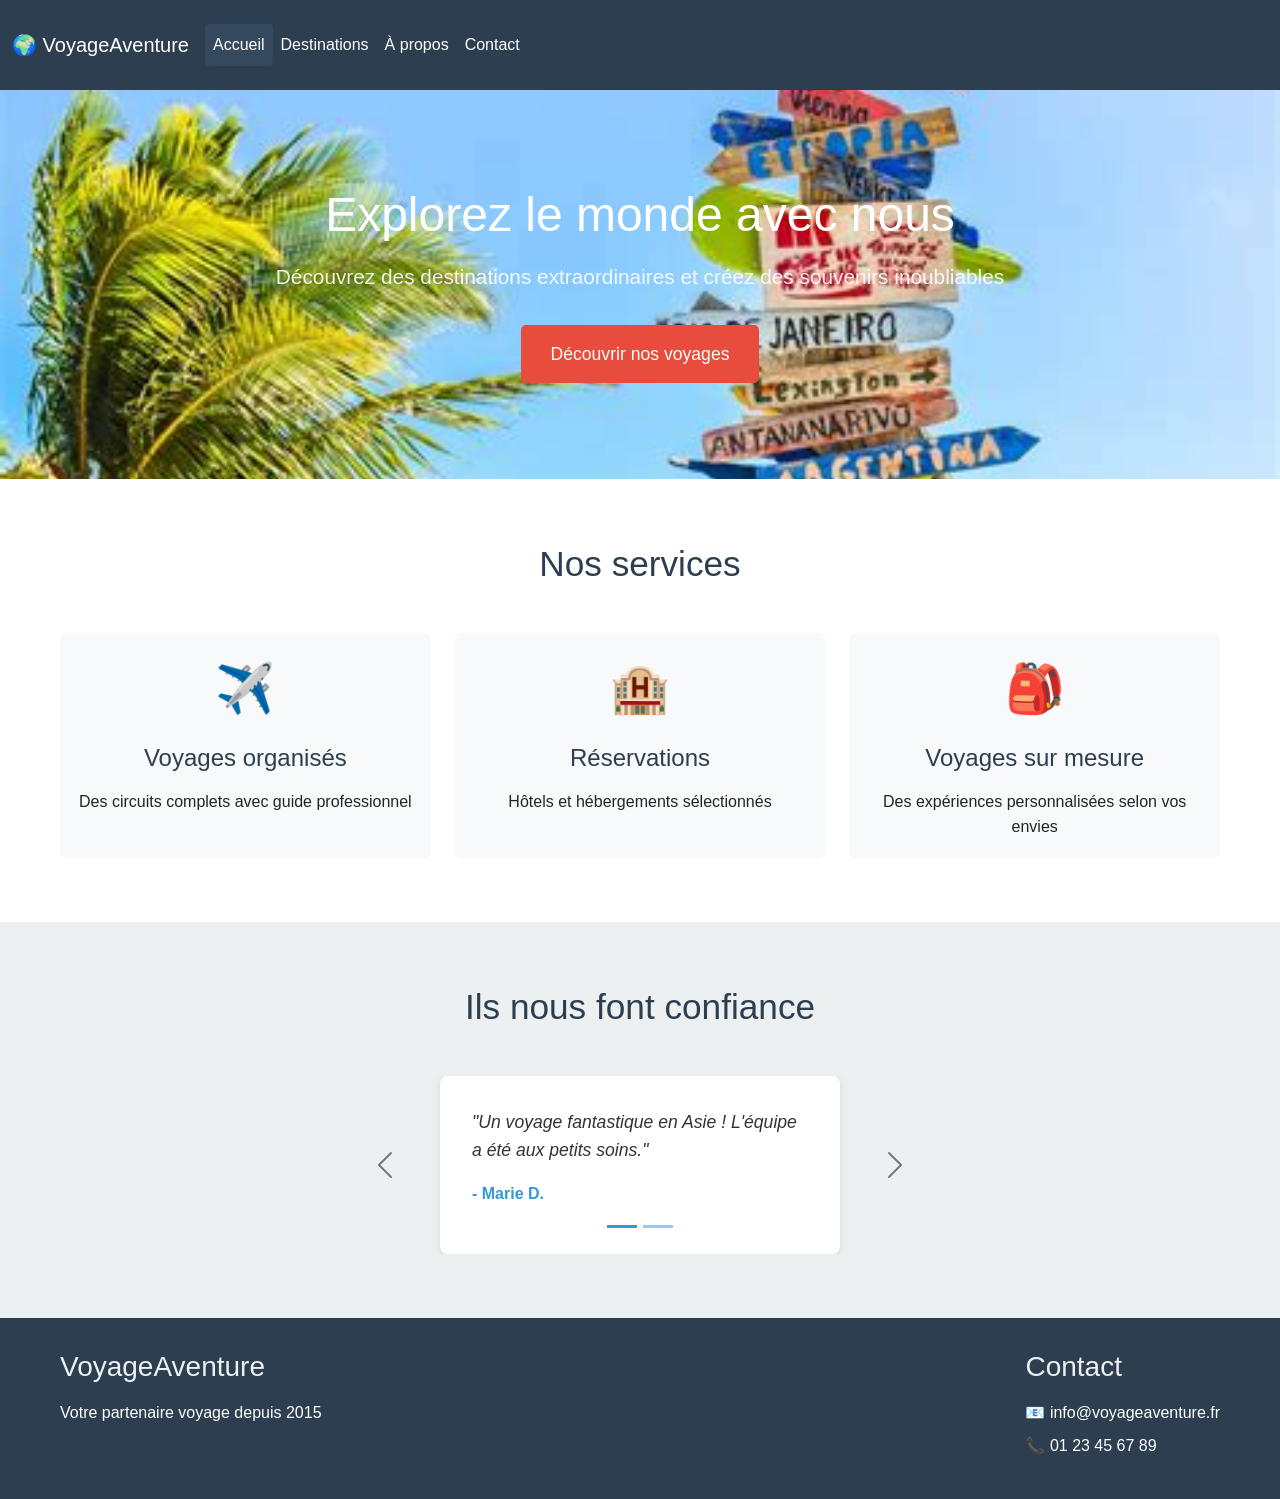
<file: index.html>
<!DOCTYPE html>
<html lang="fr">
<head>
    <meta charset="UTF-8">
    <meta name="viewport" content="width=device-width, initial-scale=1.0">
    <title>VoyageAventure - Accueil</title>
    <link href="https://cdn.jsdelivr.net/npm/bootstrap@5.3.8/dist/css/bootstrap.min.css" rel="stylesheet" integrity="sha384-sRIl4kxILFvY47J16cr9ZwB07vP4J8+LH7qKQnuqkuIAvNWLzeN8tE5YBujZqJLB" crossorigin="anonymous">
    <script src="https://cdn.jsdelivr.net/npm/bootstrap@5.3.8/dist/js/bootstrap.bundle.min.js" integrity="sha384-FKyoEForCGlyvwx9Hj09JcYn3nv7wiPVlz7YYwJrWVcXK/BmnVDxM+D2scQbITxI" crossorigin="anonymous"></script>
    <link rel="stylesheet" href="https://cdn.jsdelivr.net/npm/bootstrap-icons@1.13.1/font/bootstrap-icons.min.css">
    <link rel="stylesheet" href="css/styles.css">
</head>
<body>
    <header class="site-header">

    

         <nav class="navbar navbar-expand-lg navbar-dark">
  <div class="container-fluid">
    <a class="navbar-brand text-white" href="index.html">🌍 VoyageAventure</a>
    <button class="navbar-toggler" type="button" data-bs-toggle="collapse" data-bs-target="#navbarNavDropdown" aria-controls="navbarNavDropdown" aria-expanded="false" aria-label="Toggle navigation">
      <span class="navbar-toggler-icon"></span>
    </button>
    <div class="collapse navbar-collapse" id="navbarNavDropdown">
      <ul class="navbar-nav">
        <li class="nav-item">
          <a class="nav-link active text-white" aria-current="page" href="index.html">Accueil</a>
        </li>
        <li class="nav-item">
          <a class="nav-link text-white" href="destinations.html">Destinations</a>
        </li>
        <li class="nav-item">
          <a class="nav-link text-white" href="apropos.html">À propos</a>
        </li>
        <li class="nav-item">
          <a class="nav-link text-white" href="contact.html">Contact</a>
        </li>
      </ul>
    </div>
  </div>
</nav>
    </header>

   

    <section class="hero img-background" style="background-image: url('images/bg-hero.jpg');">
        <div class="container">
            <div class="hero-content">
                <h2 class="hero-title">Explorez le monde avec nous</h2>
                <p class="hero-subtitle">Découvrez des destinations extraordinaires et créez des souvenirs inoubliables</p>
                <a href="destinations.html" class="cta-button">Découvrir nos voyages</a>
            </div>

        </div>
    </section>

    <section class="services">
        <div class="container">
            <h2 class="section-title">Nos services</h2>
            <div class="row g-4 justify-content-center">
                <div class="col-md-6 col-lg-4">
                    <div class="card service-card h-100 text-center">
                        <div class="card-body">
                            <div class="service-icon">✈️</div>
                            <h3 class="card-title service-title">Voyages organisés</h3>
                            <p class="card-text service-description">Des circuits complets avec guide professionnel</p>
                        </div>
                    </div>
                </div>
                <div class="col-md-6 col-lg-4">
                    <div class="card service-card h-100 text-center">
                        <div class="card-body">
                            <div class="service-icon">🏨</div>
                            <h3 class="card-title service-title">Réservations</h3>
                            <p class="card-text service-description">Hôtels et hébergements sélectionnés</p>
                        </div>
                    </div>
                </div>
                <div class="col-md-6 col-lg-4">
                    <div class="card service-card h-100 text-center">
                        <div class="card-body">
                            <div class="service-icon">🎒</div>
                            <h3 class="card-title service-title">Voyages sur mesure</h3>
                            <p class="card-text service-description">Des expériences personnalisées selon vos envies</p>
                        </div>
                    </div>
                </div>
            </div>
        </div>
    </section>

    <section class="testimonials">
        <div class="container">
            <h2 class="section-title">Ils nous font confiance</h2>
            <div id="testimonialsCarousel" class="carousel slide" data-bs-ride="carousel">
                <div class="carousel-indicators">
                    <button type="button" data-bs-target="#testimonialsCarousel" data-bs-slide-to="0" class="active" aria-current="true" aria-label="Témoignage 1"></button>
                    <button type="button" data-bs-target="#testimonialsCarousel" data-bs-slide-to="1" aria-label="Témoignage 2"></button>
                </div>
                <div class="carousel-inner">
                    <div class="carousel-item active">
                        <div class="testimonial-card">
                            <p class="testimonial-text">"Un voyage fantastique en Asie ! L'équipe a été aux petits soins."</p>
                            <p class="testimonial-author">- Marie D.</p>
                        </div>
                    </div>
                    <div class="carousel-item">
                        <div class="testimonial-card">
                            <p class="testimonial-text">"Service impeccable, je recommande vivement !"</p>
                            <p class="testimonial-author">- Pierre L.</p>
                        </div>
                    </div>
                </div>
                <button class="carousel-control-prev" type="button" data-bs-target="#testimonialsCarousel" data-bs-slide="prev">
                    <span class="carousel-control-prev-icon" aria-hidden="true"></span>
                    <span class="visually-hidden">Précédent</span>
                </button>
                <button class="carousel-control-next" type="button" data-bs-target="#testimonialsCarousel" data-bs-slide="next">
                    <span class="carousel-control-next-icon" aria-hidden="true"></span>
                    <span class="visually-hidden">Suivant</span>
                </button>
            </div>
        </div>
    </section>

    <footer class="site-footer">
        <div class="container">
            <div class="footer-content">
                <div class="footer-section">
                    <h3>VoyageAventure</h3>
                    <p>Votre partenaire voyage depuis 2015</p>
                </div>
                <div class="footer-section">
                    <h3>Contact</h3>
                    <p>📧 info@voyageaventure.fr</p>
                    <p>📞 01 23 45 67 89</p>
                </div>
            </div>
        </div>
    </footer>
</body>
</html>
</file>
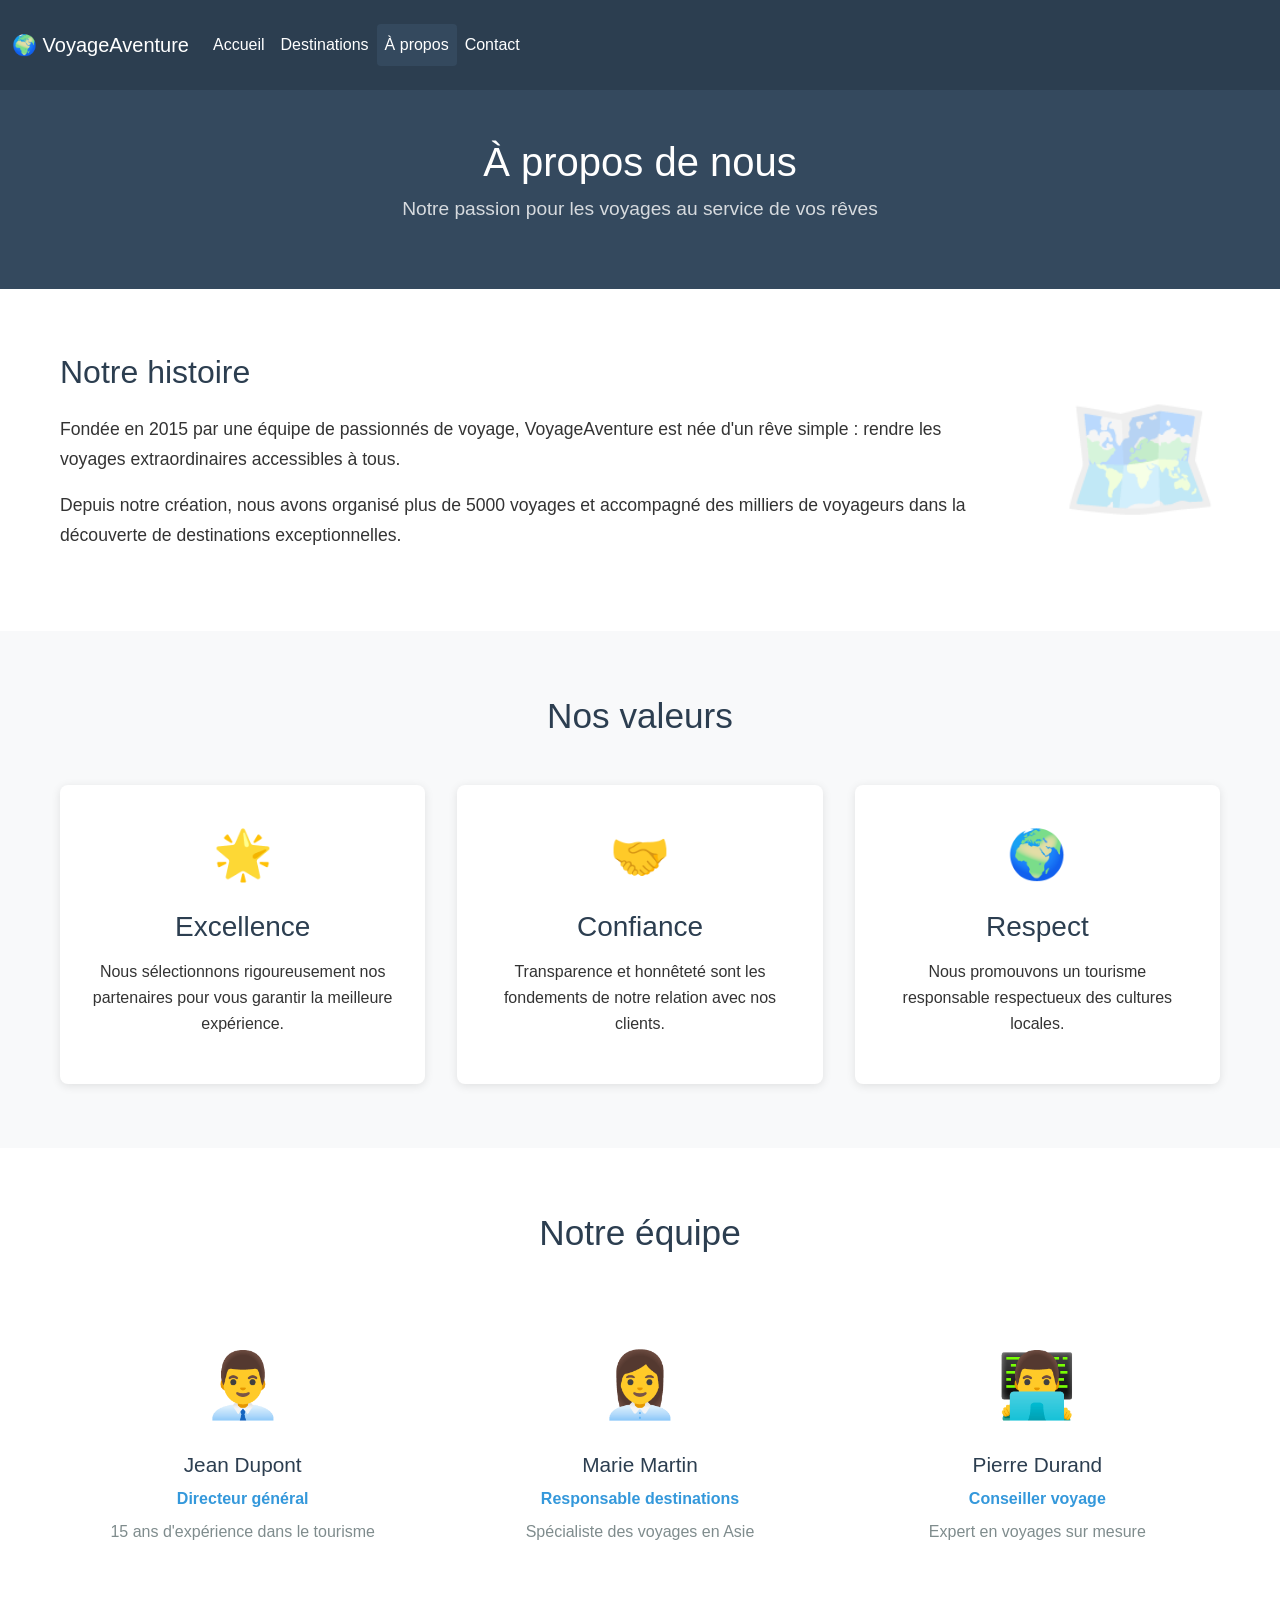
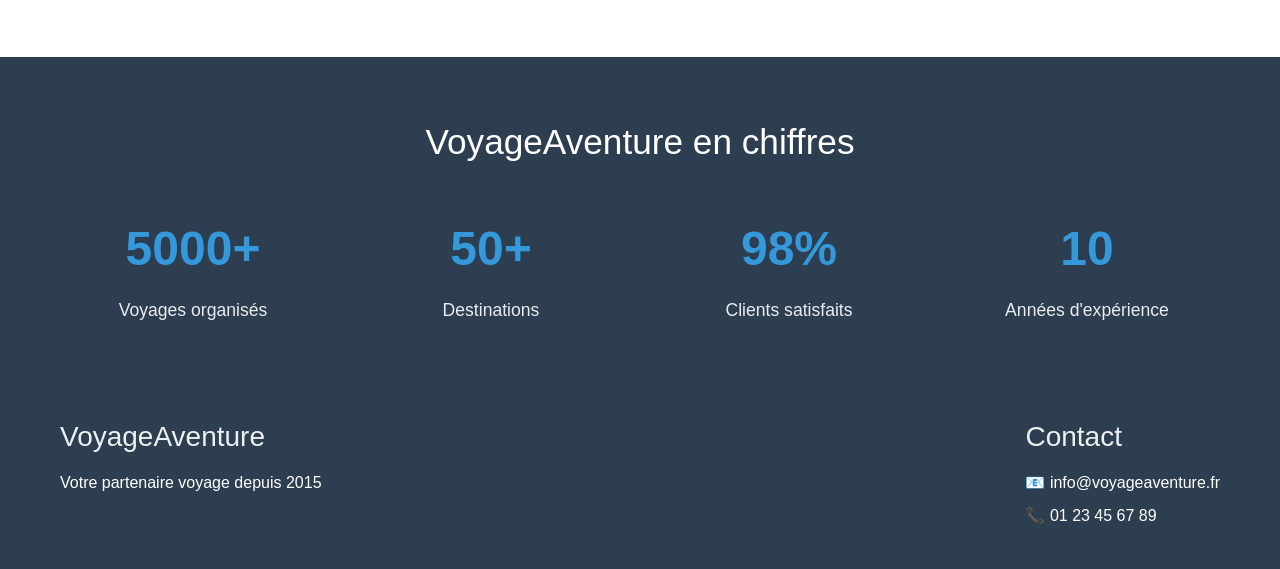
<file: apropos.html>
<!DOCTYPE html>
<html lang="fr">
<head>
    <meta charset="UTF-8">
    <meta name="viewport" content="width=device-width, initial-scale=1.0">
    <title>VoyageAventure - À propos</title>
    <link href="https://cdn.jsdelivr.net/npm/bootstrap@5.3.8/dist/css/bootstrap.min.css" rel="stylesheet" integrity="sha384-sRIl4kxILFvY47J16cr9ZwB07vP4J8+LH7qKQnuqkuIAvNWLzeN8tE5YBujZqJLB" crossorigin="anonymous">
    <script src="https://cdn.jsdelivr.net/npm/bootstrap@5.3.8/dist/js/bootstrap.bundle.min.js" integrity="sha384-FKyoEForCGlyvwx9Hj09JcYn3nv7wiPVlz7YYwJrWVcXK/BmnVDxM+D2scQbITxI" crossorigin="anonymous"></script>
    <link rel="stylesheet" href="css/styles.css">
</head>
<body>
    <header class="site-header">
    
         <nav class="navbar navbar-expand-lg navbar-dark">
  <div class="container-fluid">
    <a class="navbar-brand text-white" href="index.html">🌍 VoyageAventure</a>
    <button class="navbar-toggler" type="button" data-bs-toggle="collapse" data-bs-target="#navbarNavDropdown" aria-controls="navbarNavDropdown" aria-expanded="false" aria-label="Toggle navigation">
      <span class="navbar-toggler-icon"></span>
    </button>
    <div class="collapse navbar-collapse" id="navbarNavDropdown">
      <ul class="navbar-nav">
        <li class="nav-item">
          <a class="nav-link text-white" href="index.html">Accueil</a>
        </li>
        <li class="nav-item">
          <a class="nav-link text-white" href="destinations.html">Destinations</a>
        </li>
        <li class="nav-item">
          <a class="nav-link active text-white" aria-current="page" href="apropos.html">À propos</a>
        </li>
        <li class="nav-item">
          <a class="nav-link text-white" href="contact.html">Contact</a>
        </li>
      </ul>
    </div>
  </div>
</nav>
    </header>

    <section class="page-header">
        <div class="container">
            <h1 class="page-title">À propos de nous</h1>
            <p class="page-subtitle">Notre passion pour les voyages au service de vos rêves</p>
        </div>
    </section>

    <section class="about-story">
        <div class="container">
            <div class="story-content">
                <div class="story-text">
                    <h2>Notre histoire</h2>
                    <p>Fondée en 2015 par une équipe de passionnés de voyage, VoyageAventure est née d'un rêve simple : rendre les voyages extraordinaires accessibles à tous.</p>
                    <p>Depuis notre création, nous avons organisé plus de 5000 voyages et accompagné des milliers de voyageurs dans la découverte de destinations exceptionnelles.</p>
                </div>
                <div class="story-image">🗺️</div>
            </div>
        </div>
    </section>

    <section class="values">
        <div class="container">
            <h2 class="section-title">Nos valeurs</h2>
            <div class="values-grid">
                <div class="value-card">
                    <div class="value-icon">🌟</div>
                    <h3>Excellence</h3>
                    <p>Nous sélectionnons rigoureusement nos partenaires pour vous garantir la meilleure expérience.</p>
                </div>
                <div class="value-card">
                    <div class="value-icon">🤝</div>
                    <h3>Confiance</h3>
                    <p>Transparence et honnêteté sont les fondements de notre relation avec nos clients.</p>
                </div>
                <div class="value-card">
                    <div class="value-icon">🌍</div>
                    <h3>Respect</h3>
                    <p>Nous promouvons un tourisme responsable respectueux des cultures locales.</p>
                </div>
            </div>
        </div>
    </section>

    <section class="team">
        <div class="container">
            <h2 class="section-title">Notre équipe</h2>
            <div class="team-grid">
                <div class="team-member">
                    <div class="member-photo">👨‍💼</div>
                    <h3 class="member-name">Jean Dupont</h3>
                    <p class="member-role">Directeur général</p>
                    <p class="member-description">15 ans d'expérience dans le tourisme</p>
                </div>
                <div class="team-member">
                    <div class="member-photo">👩‍💼</div>
                    <h3 class="member-name">Marie Martin</h3>
                    <p class="member-role">Responsable destinations</p>
                    <p class="member-description">Spécialiste des voyages en Asie</p>
                </div>
                <div class="team-member">
                    <div class="member-photo">👨‍💻</div>
                    <h3 class="member-name">Pierre Durand</h3>
                    <p class="member-role">Conseiller voyage</p>
                    <p class="member-description">Expert en voyages sur mesure</p>
                </div>
            </div>
        </div>
    </section>

    <section class="stats">
        <div class="container">
            <h2 class="section-title">VoyageAventure en chiffres</h2>
            <div class="stats-grid">
                <div class="stat-item">
                    <div class="stat-number">5000+</div>
                    <div class="stat-label">Voyages organisés</div>
                </div>
                <div class="stat-item">
                    <div class="stat-number">50+</div>
                    <div class="stat-label">Destinations</div>
                </div>
                <div class="stat-item">
                    <div class="stat-number">98%</div>
                    <div class="stat-label">Clients satisfaits</div>
                </div>
                <div class="stat-item">
                    <div class="stat-number">10</div>
                    <div class="stat-label">Années d'expérience</div>
                </div>
            </div>
        </div>
    </section>

    <footer class="site-footer">
        <div class="container">
            <div class="footer-content">
                <div class="footer-section">
                    <h3>VoyageAventure</h3>
                    <p>Votre partenaire voyage depuis 2015</p>
                </div>
                <div class="footer-section">
                    <h3>Contact</h3>
                    <p>📧 info@voyageaventure.fr</p>
                    <p>📞 01 23 45 67 89</p>
                </div>
            </div>
        </div>
    </footer>
</body>
</html>
</file>
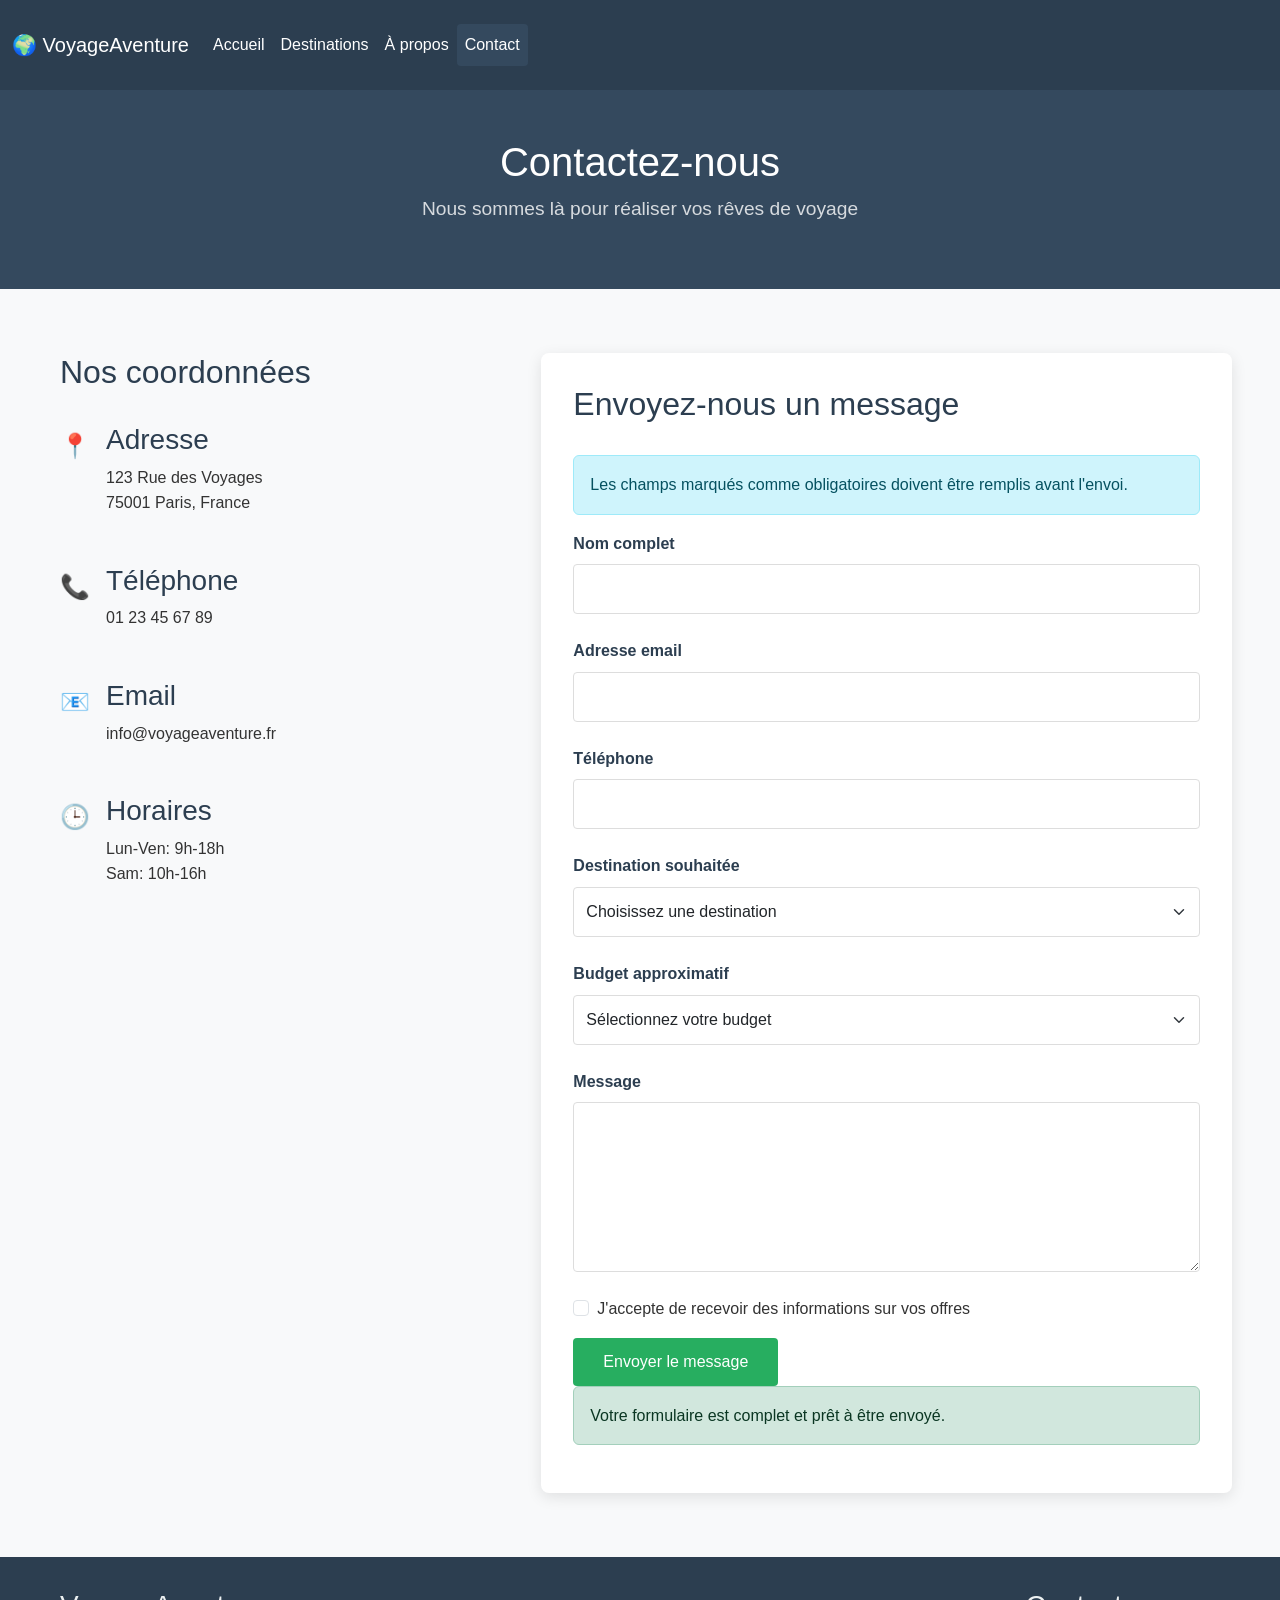
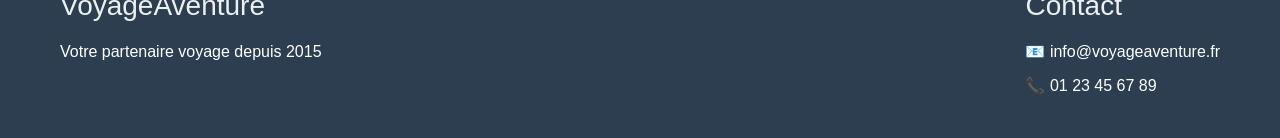
<file: contact.html>
<!DOCTYPE html>
<html lang="fr">
<head>
    <meta charset="UTF-8">
    <meta name="viewport" content="width=device-width, initial-scale=1.0">
    <title>VoyageAventure - Contact</title>
    <link href="https://cdn.jsdelivr.net/npm/bootstrap@5.3.8/dist/css/bootstrap.min.css" rel="stylesheet">
    <script src="https://cdn.jsdelivr.net/npm/bootstrap@5.3.8/dist/js/bootstrap.bundle.min.js"></script>
    <link rel="stylesheet" href="css/styles.css">
    <link rel="icon" type="image/jpg" href="images/logo-site.jpg">
</head>
<body>
    <header class="site-header">
        <nav class="navbar navbar-expand-lg navbar-dark">
            <div class="container-fluid">
                <a class="navbar-brand text-white" href="index.html">🌍 VoyageAventure</a>
                <button class="navbar-toggler" type="button" data-bs-toggle="collapse" data-bs-target="#navbarNavDropdown" aria-controls="navbarNavDropdown" aria-expanded="false" aria-label="Ouvrir le menu">
                    <span class="navbar-toggler-icon"></span>
                </button>
                <div class="collapse navbar-collapse" id="navbarNavDropdown">
                    <ul class="navbar-nav">
                        <li class="nav-item">
                            <a class="nav-link text-white" href="index.html">Accueil</a>
                        </li>
                        <li class="nav-item">
                            <a class="nav-link text-white" href="destinations.html">Destinations</a>
                        </li>
                        <li class="nav-item">
                            <a class="nav-link text-white" href="apropos.html">À propos</a>
                        </li>
                        <li class="nav-item">
                            <a class="nav-link active text-white" aria-current="page" href="contact.html">Contact</a>
                        </li>
                    </ul>
                </div>
            </div>
        </nav>
    </header>
 
    <section class="page-header">
        <div class="container">
            <h1 class="page-title">Contactez-nous</h1>
            <p class="page-subtitle">Nous sommes là pour réaliser vos rêves de voyage</p>
        </div>
    </section>
 
    <section class="contact-section">
        <div class="container">
            <div class="contact-content row g-4 align-items-start">
                <div class="contact-info col-12 col-lg-5">
                    <h2>Nos coordonnées</h2>
                    <div class="contact-item">
                        <div class="contact-icon">📍</div>
                        <div class="contact-details">
                            <h3>Adresse</h3>
                            <p>123 Rue des Voyages<br>75001 Paris, France</p>
                        </div>
                    </div>
                    <div class="contact-item">
                        <div class="contact-icon">📞</div>
                        <div class="contact-details">
                            <h3>Téléphone</h3>
                            <p>01 23 45 67 89</p>
                        </div>
                    </div>
                    <div class="contact-item">
                        <div class="contact-icon">📧</div>
                        <div class="contact-details">
                            <h3>Email</h3>
                            <p>info@voyageaventure.fr</p>
                        </div>
                    </div>
                    <div class="contact-item">
                        <div class="contact-icon">🕒</div>
                        <div class="contact-details">
                            <h3>Horaires</h3>
                            <p>Lun-Ven: 9h-18h<br>Sam: 10h-16h</p>
                        </div>
                    </div>
                </div>
 
                <div class="contact-form-container col-12 col-lg-7">
                    <h2>Envoyez-nous un message</h2>
                    <div class="alert alert-info" role="status">
                        Les champs marqués comme obligatoires doivent être remplis avant l'envoi.
                    </div>
                    <form class="contact-form">
                        <div class="form-group">
                            <label for="name" class="form-label">Nom complet</label>
                            <input type="text" class="form-control" id="name" name="name" required>
                            <div class="invalid-feedback">Veuillez saisir votre nom complet.</div>
                        </div>
                        <div class="form-group">
                            <label for="email" class="form-label">Adresse email</label>
                            <input type="email" class="form-control" id="email" name="email" required>
                            <div class="invalid-feedback">Veuillez saisir une adresse email valide.</div>
                        </div>
                        <div class="form-group">
                            <label for="phone" class="form-label">Téléphone</label>
                            <input type="tel" class="form-control" id="phone" name="phone" inputmode="numeric" pattern="[0-9]{10}" maxlength="10" minlength="10" aria-describedby="phone-feedback">
                            <div class="invalid-feedback" id="phone-feedback">Veuillez saisir un numéro de téléphone composé de 10 chiffres.</div>
                        </div>
                        <div class="form-group">
                            <label for="destination" class="form-label">Destination souhaitée</label>
                            <select class="form-select" id="destination" name="destination" required>
                                <option value="">Choisissez une destination</option>
                                <option value="europe">Europe</option>
                                <option value="asie">Asie</option>
                                <option value="amerique">Amérique</option>
                                <option value="afrique">Afrique</option>
                                <option value="oceanie">Océanie</option>
                             </select>
                             
                        </div>
                        <div class="form-group">
                            <label for="budget" class="form-label">Budget approximatif</label>
                            <select class="form-select" id="budget" name="budget" required>
                                <option value="">Sélectionnez votre budget</option>
                                <option value="500-1000">500€ - 1000€</option>
                                <option value="1000-2000">1000€ - 2000€</option>
                                <option value="2000-3000">2000€ - 3000€</option>
                                <option value="3000+">Plus de 3000€</option>
                            </select>
                        </div>
                        <div class="form-group">
                            <label for="message" class="form-label">Message</label>
                            <textarea class="form-control" id="message" name="message" rows="6" required></textarea>
                            <div class="invalid-feedback">Veuillez saisir un message.</div>
                        </div>
                        <div class="form-check mb-3">
                            <input type="checkbox" class="form-check-input" id="offers" required>
                            <label class="form-check-label" for="offers">
                                J'accepte de recevoir des informations sur vos offres
                            </label>
                            <div class="invalid-feedback">Veuillez accepter de recevoir ces informations.</div>
                        </div>
                        <button type="submit" class="submit-button btn btn-success">Envoyer le message</button>
                    </form>
                    <div class="alert alert-success form-status" role="status">
                        Votre formulaire est complet et prêt à être envoyé.
                    </div>
                </div>
            </div>
        </div>
    </section>
 
    <footer class="site-footer">
        <div class="container">
            <div class="footer-content">
                <div class="footer-section">
                    <h3>VoyageAventure</h3>
                    <p>Votre partenaire voyage depuis 2015</p>
                </div>
                <div class="footer-section">
                    <h3>Contact</h3>
                    <p>📧 info@voyageaventure.fr</p>
                    <p>📞 01 23 45 67 89</p>
                </div>
            </div>
        </div>
    </footer>
</body>
</html>
</file>
<file: css/styles.css>
/* Reset et base */
* {
    margin: 0;
    padding: 0;
    box-sizing: border-box;
}

body {
    font-family: 'Arial', sans-serif;
    line-height: 1.6;
    color: #333;
    background-color: #f8f9fa;
}

.container {
    max-width: 1200px;
    margin: 0 auto;
    padding: 0 20px;
}

/* Header global */
.site-header {
    background-color: #2c3e50;
    color: white;
    padding: 1rem 0;
    position: sticky;
    top: 0;
    z-index: 100;
}

.site-header .container {
    display: flex;
    justify-content: space-between;
    align-items: center;
}

.logo {
    font-size: 1.8rem;
    font-weight: bold;
}

.nav-list {
    display: flex;
    list-style: none;
    gap: 2rem;
}

.nav-link {
    color: white;
    text-decoration: none;
    padding: 0.5rem 1rem;
    border-radius: 4px;
    transition: background-color 0.3s;
}

.nav-link:hover,
.nav-link.active {
    background-color: #34495e;
}

/* Hero section (accueil) */
.hero {
    background-color: #667eea;
    background-size: cover;
    background-position: center;
    background-repeat: no-repeat;
    color: white;
    padding: 6rem 0;
    text-align: center;
}

.hero-title {
    font-size: 3rem;
    margin-bottom: 1rem;
}

.hero-subtitle {
    font-size: 1.3rem;
    margin-bottom: 2rem;
    opacity: 0.9;
}

.cta-button {
    display: inline-block;
    background-color: #e74c3c;
    color: white;
    text-decoration: none;
    border: none;
    padding: 15px 30px;
    font-size: 1.1rem;
    border-radius: 5px;
    cursor: pointer;
    transition: background-color 0.3s;
}

.cta-button:hover {
    background-color: #c0392b;
}

/* Page headers */
.page-header {
    background-color: #34495e;
    color: white;
    padding: 3rem 0;
    text-align: center;
}

.page-title {
    font-size: 2.5rem;
    margin-bottom: 0.5rem;
}

.page-subtitle {
    font-size: 1.2rem;
    opacity: 0.8;
}

/* Sections communes */
.section-title {
    text-align: center;
    font-size: 2.2rem;
    margin-bottom: 3rem;
    color: #2c3e50;
}

/* Services (accueil) */
.services {
    padding: 4rem 0;
    background-color: white;
}

.service-card {
    background-color: #f8f9fa;
    border: 2px solid transparent;
    transition: all 0.3s;
}

.service-card:hover {
    border-color: #3498db;
    transform: translateY(-5px);
}

.service-icon {
    font-size: 3rem;
    margin-bottom: 1rem;
}

.service-title {
    font-size: 1.5rem;
    margin-bottom: 1rem;
    color: #2c3e50;
}

/* Témoignages */
.testimonials {
    padding: 4rem 0;
    background-color: #ecf0f1;
}

.testimonials-grid {
    display: flex;
    gap: 2rem;
    justify-content: center;
    flex-wrap: wrap;
}

.testimonial-card {
    background-color: white;
    padding: 2rem;
    border-radius: 8px;
    width: 400px;
    box-shadow: 0 2px 10px rgba(0,0,0,0.1);
}

.testimonial-text {
    font-style: italic;
    margin-bottom: 1rem;
    font-size: 1.1rem;
}

.testimonial-author {
    font-weight: bold;
    color: #3498db;
}

.testimonials .carousel {
    max-width: 600px;
    margin: 0 auto;
    padding: 0 3rem;
}

.testimonials .carousel-item .testimonial-card {
    margin: 0 auto;
}

.testimonials .carousel-control-prev-icon,
.testimonials .carousel-control-next-icon {
    filter: invert(1) grayscale(100);
}

.testimonials .carousel-indicators [data-bs-target] {
    background-color: #3498db;
}

/* Destinations */
.destinations {
    padding: 4rem 0;
}

.filters {
    text-align: center;
    margin-bottom: 3rem;
}

.filter-buttons {
    display: flex;
    gap: 1rem;
    justify-content: center;
    margin-top: 1rem;
    flex-wrap: wrap;
}

.filter-btn {
    background-color: #ecf0f1;
    border: none;
    padding: 0.5rem 1rem;
    border-radius: 20px;
    cursor: pointer;
    transition: all 0.3s;
}

.filter-btn.active,
.filter-btn:hover {
    background-color: #3498db;
    color: white;
}

.destinations-grid {
    display: grid;
    grid-template-columns: repeat(auto-fit, minmax(300px, 1fr));
    gap: 2rem;
}

.destination-card {
    background-color: white;
    border-radius: 8px;
    overflow: hidden;
    box-shadow: 0 4px 15px rgba(0,0,0,0.1);
    transition: transform 0.3s;
}

.destination-card:hover {
    transform: translateY(-5px);
}

.destination-image {
    font-size: 4rem;
    text-align: center;
    padding: 2rem;
    background-color: #f8f9fa;
}

.destination-content {
    padding: 1.5rem;
}

.destination-title {
    font-size: 1.5rem;
    margin-bottom: 0.5rem;
    color: #2c3e50;
}

.destination-description {
    color: #7f8c8d;
    margin-bottom: 1rem;
}

.destination-details {
    display: flex;
    justify-content: space-between;
    margin-bottom: 1rem;
}

.duration {
    color: #95a5a6;
}

.price {
    font-weight: bold;
    color: #e74c3c;
}

.destination-btn {
    background-color: #3498db;
    color: white;
    border: none;
    padding: 0.5rem 1rem;
    border-radius: 4px;
    cursor: pointer;
    transition: background-color 0.3s;
}

.destination-btn:hover {
    background-color: #2980b9;
}

/* Contact */
.contact-section {
    padding: 4rem 0;
}

.contact-info h2 {
    margin-bottom: 2rem;
    color: #2c3e50;
}

.contact-item {
    display: flex;
    align-items: flex-start;
    margin-bottom: 2rem;
}

.contact-icon {
    font-size: 1.5rem;
    margin-right: 1rem;
    margin-top: 0.25rem;
}

.contact-details h3 {
    margin-bottom: 0.5rem;
    color: #2c3e50;
}

.contact-form-container {
    background-color: white;
    padding: 2rem;
    border-radius: 8px;
    box-shadow: 0 4px 15px rgba(0,0,0,0.1);
}

.contact-form-container h2 {
    margin-bottom: 2rem;
    color: #2c3e50;
}

.form-group {
    margin-bottom: 1.5rem;
}

.form-group label {
    display: block;
    margin-bottom: 0.5rem;
    font-weight: bold;
    color: #2c3e50;
}

.form-group input,
.form-group select,
.form-group textarea {
    width: 100%;
    padding: 0.75rem;
    border: 1px solid #ddd;
    border-radius: 4px;
    font-size: 1rem;
    transition: border-color 0.3s;
}

.form-group input:focus,
.form-group select:focus,
.form-group textarea:focus {
    outline: none;
    border-color: #3498db;
}

.checkbox-label {
    display: flex !important;
    align-items: center;
    font-weight: normal !important;
}

.checkbox-label input {
    width: auto !important;
    margin-right: 0.5rem;
}

.submit-button {
    background-color: #27ae60;
    color: white;
    border: none;
    padding: 12px 30px;
    border-radius: 4px;
    cursor: pointer;
    font-size: 1rem;
    transition: background-color 0.3s;
}

.submit-button:hover {
    background-color: #219a52;
}

/* À propos */
.about-story {
    padding: 4rem 0;
    background-color: white;
}

.story-content {
    display: flex;
    align-items: center;
    gap: 4rem;
}

.story-text {
    flex: 1;
}

.story-text h2 {
    font-size: 2rem;
    margin-bottom: 1.5rem;
    color: #2c3e50;
}

.story-text p {
    font-size: 1.1rem;
    margin-bottom: 1rem;
    line-height: 1.7;
}

.story-image {
    font-size: 8rem;
    opacity: 0.3;
}

.values {
    padding: 4rem 0;
    background-color: #f8f9fa;
}

.values-grid {
    display: grid;
    grid-template-columns: repeat(auto-fit, minmax(250px, 1fr));
    gap: 2rem;
}

.value-card {
    background-color: white;
    padding: 2rem;
    border-radius: 8px;
    text-align: center;
    box-shadow: 0 2px 10px rgba(0,0,0,0.1);
}

.value-icon {
    font-size: 3rem;
    margin-bottom: 1rem;
}

.value-card h3 {
    margin-bottom: 1rem;
    color: #2c3e50;
}

.team {
    padding: 4rem 0;
    background-color: white;
}

.team-grid {
    display: grid;
    grid-template-columns: repeat(auto-fit, minmax(250px, 1fr));
    gap: 2rem;
}

.team-member {
    text-align: center;
    padding: 2rem;
}

.member-photo {
    font-size: 4rem;
    margin-bottom: 1rem;
}

.member-name {
    font-size: 1.3rem;
    margin-bottom: 0.5rem;
    color: #2c3e50;
}

.member-role {
    color: #3498db;
    font-weight: bold;
    margin-bottom: 0.5rem;
}

.member-description {
    color: #7f8c8d;
}

.stats {
    padding: 4rem 0;
    background-color: #2c3e50;
    color: white;
}

.stats .section-title {
    color: white;
}

.stats-grid {
    display: grid;
    grid-template-columns: repeat(auto-fit, minmax(200px, 1fr));
    gap: 2rem;
}

.stat-item {
    text-align: center;
}

.stat-number {
    font-size: 3rem;
    font-weight: bold;
    color: #3498db;
    margin-bottom: 0.5rem;
}

.stat-label {
    font-size: 1.1rem;
    opacity: 0.9;
}

/* Footer global */
.site-footer {
    background-color: #2c3e50;
    color: white;
    padding: 2rem 0;
}

.footer-content {
    display: flex;
    justify-content: space-between;
    gap: 2rem;
}

.footer-section h3 {
    margin-bottom: 1rem;
    color: #ecf0f1;
}

.footer-section p {
    margin-bottom: 0.5rem;
}

/* Responsive */
@media (max-width: 768px) {
    .site-header .container {
        flex-direction: column;
        gap: 1rem;
    }

    .nav-list {
        flex-wrap: wrap;
        justify-content: center;
        gap: 1rem;
    }

    .hero-title {
        font-size: 2rem;
    }

    .testimonials-grid {
        flex-direction: column;
        align-items: center;
    }

    .story-content {
        flex-direction: column;
        text-align: center;
    }

    .footer-content {
        flex-direction: column;
    }

    .filter-buttons {
        flex-direction: column;
        align-items: center;
    }
}
</file>
